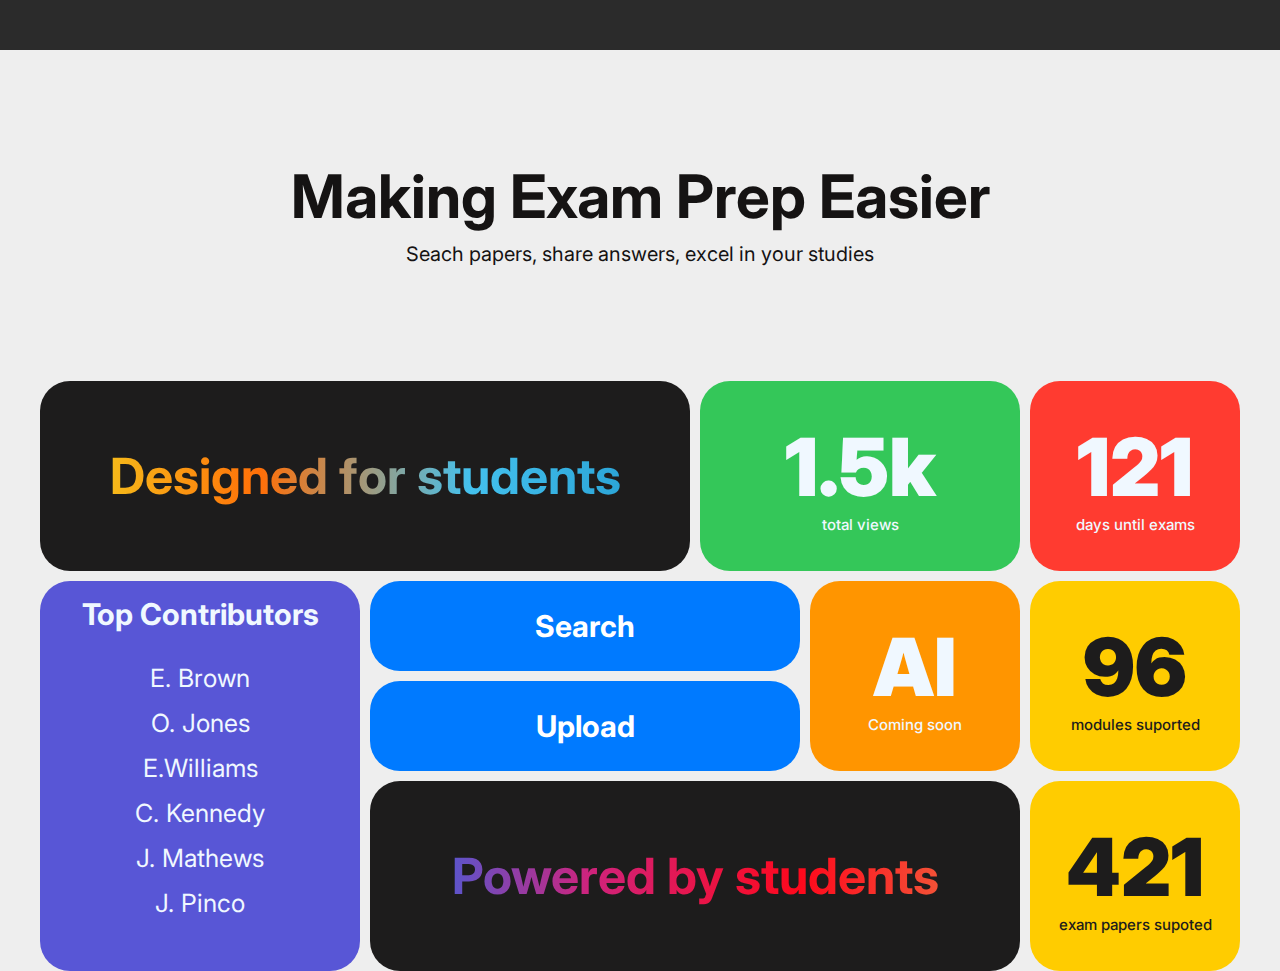
<file: BentoBox/index.html>
<!DOCTYPE html>
<html>
  <head>
    <meta charset="UTF-8" />
    <link rel="stylesheet" href="styles.css" />
    <link
      href="https://fonts.googleapis.com/css2?family=Inter:wght@100..900&family=Poppins:ital,wght@0,100;0,200;0,300;0,400;0,500;0,600;0,700;0,800;0,900;1,100;1,200;1,300;1,400;1,500;1,600;1,700;1,800;1,900&display=swap"
      rel="stylesheet"
    />
    <title>BentoBox</title>
  </head>
  <body>
    <div class="navbar">
      <a></a>
    </div>

    <div class="container">
      <div class="top-text">
        <p id="bold">Making Exam Prep Easier</p>
        <p>Seach papers, share answers, excel in your studies</p>
      </div>

      <div class="wrapper">
        <div class="grid1 grid">
          <span class="big-box-text">Designed for students</span>
        </div>

        <div class="grid2 grid">
          <span class="massive-box-text">1.5k</span>
          <span class="sub-box-text">total views</span>
        </div>

        <div class="grid3 grid">
          <span class="massive-box-text">121</span>
          <span class="sub-box-text">days until exams</span>
        </div>

        <div class="grid4 grid">
          <span class="medium-box-text">Top Contributors</span>
          <ol>
            <li>E. Brown</li>
            <li>O. Jones</li>
            <li>E.Williams</li>
            <li>C. Kennedy</li>
            <li>J. Mathews</li>
            <li>J. Pinco</li>
          </ol>
        </div>

        <div class="grid5 grid">
          <a href="#search" class="medium-box-text">Search</a>
        </div>

        <div class="grid6 grid">
          <a href="#upload" class="medium-box-text">Upload</a>
        </div>

        <div class="grid7 grid">
          <span class="massive-box-text">AI</span>
          <span class="sub-box-text">Coming soon</span>
        </div>

        <div class="grid8 grid">
          <span class="massive-box-text">96</span>
          <span class="sub-box-text">modules suported</span>
        </div>

        <div class="grid9 grid">
          <span class="big-box-text">Powered by students</span>
        </div>

        <div class="grid10 grid">
          <span class="massive-box-text">421</span>
          <span class="sub-box-text">exam papers supoted</span>
        </div>
      </div>
    </div>
  </body>
</html>
</file>
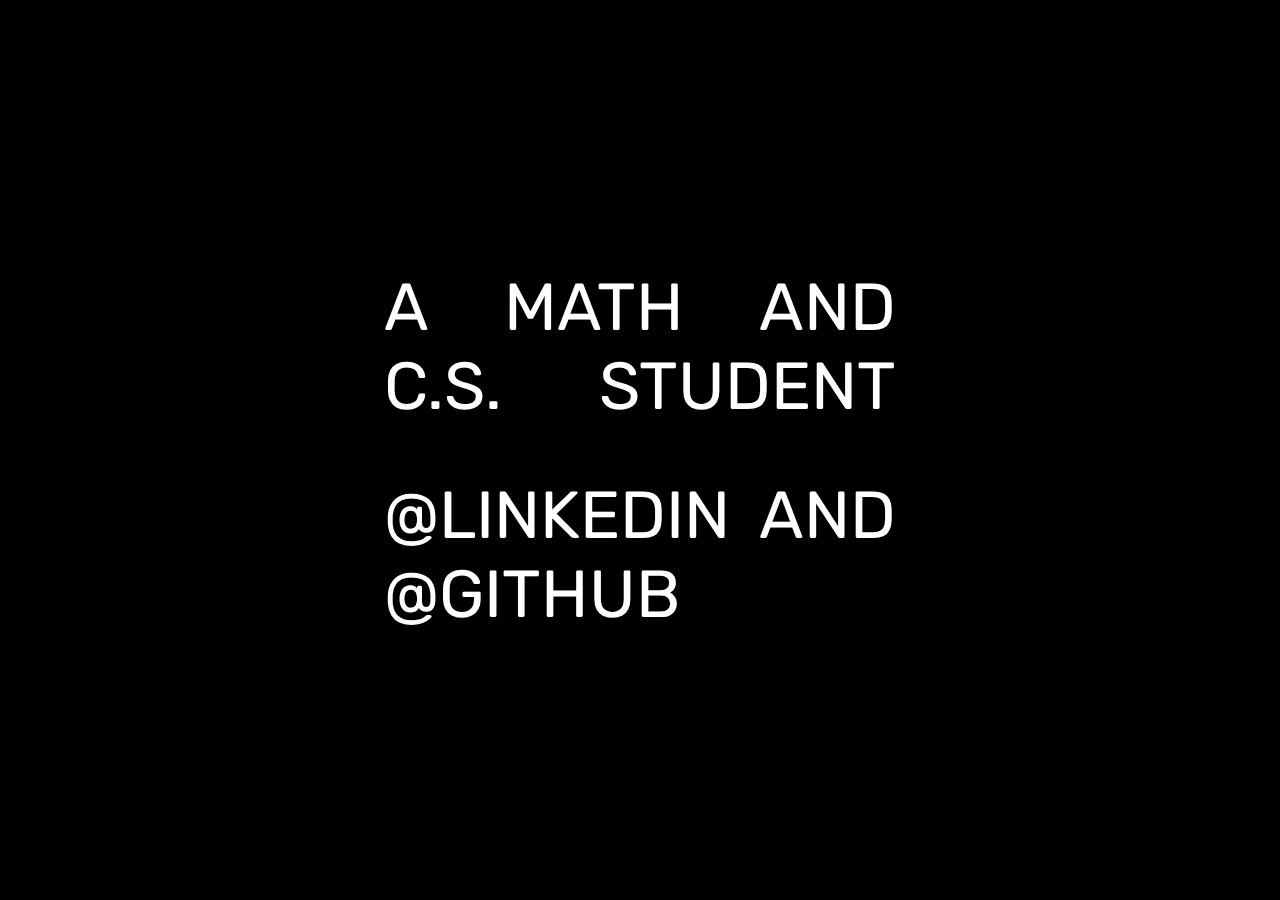
<file: ExplosiveHover/index.html>
<!DOCTYPE html>

<html>
  <head>
    <meta charset="utf-8" />
    <meta http-equiv="X-UA-Compatible" content="IE=edge" />
    <title>Portfolio</title>
    <meta name="description" content="" />
    <meta name="viewport" content="width=device-width, initial-scale=1" />
    <link
      href="https://fonts.googleapis.com/css2?family=Rubik:ital,wght@0,300..900;1,300..900&display=swap"
      rel="stylesheet"
    />
    <link rel="stylesheet" href="style.css" />
  </head>
  <body>
    <div class="text">
      <div class="line">
        <p class="word">A</p>
        <p id="math-id" class="word fancy" data-value="MATH">MATH</p>
        <p class="word">AND</p>
      </div>

      <div class="line">
        <p id="cs-id" class="word fancy" data-value="C.S.">C.S.</p>
        <p class="word">STUDENT</p>
      </div>

      <div class="line">
        <a
          id="linked-in-link"
          href="https://www.linkedin.com/in/robert-davidson-45108b2b6/"
          target="_blank"
          class="word fancy"
          >@LINKEDIN
        </a>
        <p id="shared-linked-in" class="word">AND</p>
      </div>
      <div class="line">
        <a
          id="github-link"
          href="https://github.com/RobertDavidson1"
          target="_blank"
          class="word fancy"
          >@GITHUB
        </a>
      </div>
    </div>
    <script src="script.js"></script>
  </body>
</html>
</file>
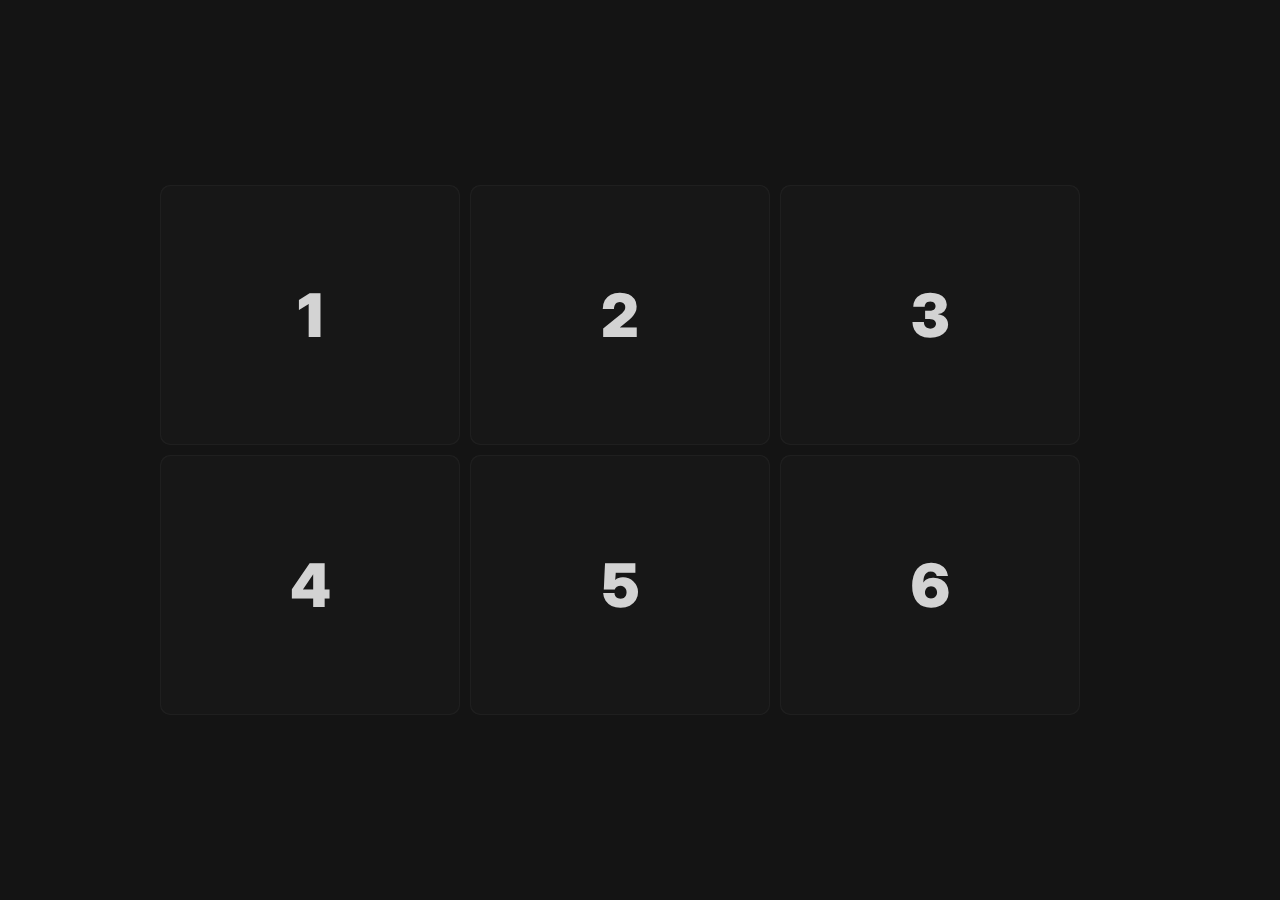
<file: HoverEffect/index.html>
<!DOCTYPE html>
<html>
  <head>
    <meta charset="utf-8" />
    <meta http-equiv="X-UA-Compatible" content="IE=edge" />
    <title>Cool Hoover Efect</title>
    <meta name="description" content="" />
    <meta name="viewport" content="width=device-width, initial-scale=1" />
    <link rel="stylesheet" href="styles.css" />
    <link
      href="https://fonts.googleapis.com/css2?family=Inter:wght@100..900&family=Poppins:ital,wght@0,100;0,200;0,300;0,400;0,500;0,600;0,700;0,800;0,900;1,100;1,200;1,300;1,400;1,500;1,600;1,700;1,800;1,900&display=swap"
      rel="stylesheet"
    />
  </head>
  <body>
    <div id="cards">
      <div class="card">
        <div class="card-border"></div>
        <div class="card-content">1</div>
      </div>
      <div class="card">
        <div class="card-border"></div>
        <div class="card-content">2</div>
      </div>
      <div class="card">
        <div class="card-border"></div>
        <div class="card-content">3</div>
      </div>
      <div class="card">
        <div class="card-border"></div>
        <div class="card-content">4</div>
      </div>
      <div class="card">
        <div class="card-border"></div>
        <div class="card-content">5</div>
      </div>
      <div class="card">
        <div class="card-border"></div>
        <div class="card-content">6</div>
      </div>
    </div>

    <script src="script.js" async defer></script>
  </body>
</html>
</file>
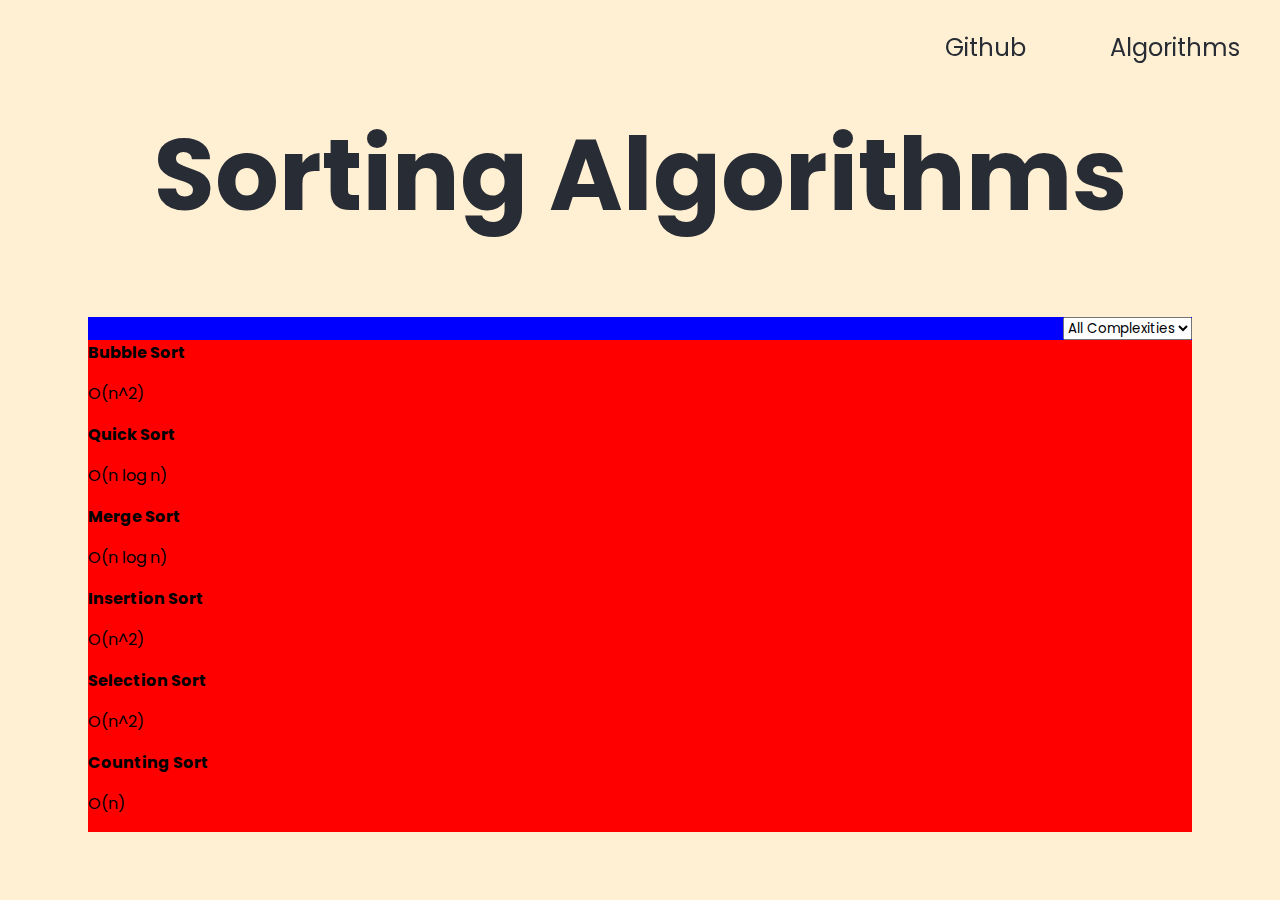
<file: Web Design/SortingAlgorithms/main.html>
<!DOCTYPE html>
<html lang="en">
  <head>
    <meta charset="UTF-8" />
    <meta name="viewport" content="width=device-width, initial-scale=1.0" />
    <title>Sorting Algorithms</title>
    <link
      rel="stylesheet"
      href="https://cdnjs.cloudflare.com/ajax/libs/font-awesome/5.15.3/css/all.min.css"
    />
    <link rel="stylesheet" href="styles.css" />
    <link rel="stylesheet" href="style.css" />
    <link rel="preconnect" href="https://fonts.googleapis.com" />
    <link rel="preconnect" href="https://fonts.gstatic.com" crossorigin />
    <link
      href="https://fonts.googleapis.com/css2?family=Inter:wght@100..900&family=Poppins:ital,wght@0,100;0,200;0,300;0,400;0,500;0,600;0,700;0,800;0,900;1,100;1,200;1,300;1,400;1,500;1,600;1,700;1,800;1,900&display=swap"
      rel="stylesheet"
    />
  </head>
  <body>
    <nav class="navbar">
      <div class="nav-links">
        <a href="https://github.com/" target="_blank">Github</a>
        <a href="#Algorithms">Algorithms</a>
      </div>
    </nav>
    <h1>Sorting Algorithms</h1>

    <div id="algorithm-container" class="algorithm-container">
      <div id="dropdown-container">
        <select id="complexity-filter" onchange="filterAlgorithms()">
          <option value="all">All Complexities</option>
          <option value="O(n^2)">O(n^2)</option>
          <option value="O(n log n)">O(n log n)</option>
          <option value="O(n)">O(n)</option>
          <!-- Add other complexities as needed -->
        </select>
      </div>
      <div id="centered-container">
        <!-- This is the new wrapper -->
        <div id="cards-container">
          <!-- cards go here -->
        </div>
      </div>
    </div>

    <script src="scripts.js"></script>
  </body>
</html>
</file>
<file: BentoBox/styles.css>
body {
  padding: 0;
  margin: 0;
  background-color: #eeeeee;
  color: aliceblue;
  text-align: center;
  font-family: "Inter", sans-serif;
}

.navbar {
  background-color: rgb(43, 43, 43);
  width: 100%;
  height: 50px;
}

.container {
  padding: 30px;
  margin: 0;
}

.top-text {
  color: #151313;
  margin: 20px;
  margin-top: 75px;
  margin-bottom: 100px;
  padding: 5px;
  font-size: 20px;
}

.top-text p {
  margin: 10px;
}

.top-text #bold {
  margin: 0px;
  font-size: 60px;
  font-weight: bold;
}

.wrapper {
  display: grid;
  margin: 0 auto;
  max-width: 1200px;
  max-height: 400px;
  grid-template-columns: repeat(11, 1fr);
  grid-template-rows: repeat(14, minmax(90px, auto));
  grid-gap: 10px;
}

.grid {
  border-radius: 30px;
  display: flex;
  flex-direction: column;
  justify-content: center;
  padding: 10px;
}

.bold-box-text,
.sub-box-text {
  display: block;
  width: 100%;
  text-align: center; /* Center the text within the span if it doesn't already fill the width */
}

.massive-box-text {
  font-weight: 900;
  font-size: 80px;
}

.big-box-text {
  font-weight: bolder;

  font-size: 50px; /* Adjust space between your span elements */
}

.medium-box-text {
  font-weight: bold;
  font-size: 30px;
  margin: 0px;
}

.sub-box-text {
  margin-top: 0px;
  font-size: 15px;
  font-weight: 500; /* Example to style sub-text, adjust as needed */
}

.grid1 {
  grid-column: 1/7;
  grid-row: 1/3;

  background-color: #1d1c1c;
}

.grid1 span {
  background: linear-gradient(to right, #f3d721, #ff6f08, #44c1ee, #239bcf);
  -webkit-text-fill-color: transparent;
  -webkit-background-clip: text;
}

.grid2 {
  grid-column: 7/10;
  grid-row: 1/3;

  background-color: #34c759;
}

.grid3 {
  grid-column: 10/12;
  grid-row: 1/3;

  background-color: #ff3b30;
}

.grid4 {
  grid-column: 1/4;
  grid-row: 3/7;
  justify-content: flex-start;

  padding-top: 15px;
  background-color: #5856d6;
}

.grid ol {
  list-style-type: none;
  padding: 0;
}

.grid4 li {
  margin: 15px;
  font-size: 25px;
}

.grid5 {
  grid-column: 4/8;
  grid-row: 3/4;
  text-decoration: none;
  background-color: #007aff;
}

.grid6 {
  grid-column: 4/8;
  grid-row: 4/5;

  background-color: #007aff;
}

.grid5 a,
.grid6 a {
  text-decoration: none;
  color: white;
}

.grid5:hover,
.grid6:hover {
  background-color: #1c68b8;
}

.grid7 {
  grid-column: 8/10;
  grid-row: 3/5;

  background-color: #ff9500;
}

.grid8 {
  grid-column: 10/12;
  grid-row: 3/5;

  color: #1d1c1c;
  background-color: #ffcc00;
}

.grid9 {
  grid-column: 4/10;
  grid-row: 5/7;

  background-color: #1d1c1c;
}

.grid9 span {
  background: linear-gradient(to right, #216ef3, #cf237c, #ff081c, #ee7744);
  -webkit-text-fill-color: transparent;
  -webkit-background-clip: text;
}

.grid10 {
  grid-column: 10/12;
  grid-row: 5/7;

  color: #1d1c1c;
  background-color: #ffcc00;
}
</file>
<file: ExplosiveHover/style.css>
body {
  background-color: black;
  font-family: "Rubik", monospace;
  margin: 0;
  padding: 0;
  color: white;
  
}

p {
    padding: 0;
    margin: 0;
    font-size: 5.2vw;
}

a {
    color: inherit;
    text-decoration: none;
    margin: 0;
    padding: 0;
    font-size: 5.2vw;
}

.word {
    display: inline-block;
    
    text-align: center; /* Optional, for aesthetic */
  }

.text {
  display: flex;
  flex-direction: column; /* Stack children vertically */
  justify-content: center; /* Center vertically */

  height: 41vh;
  width: 40vw;
  position: absolute;
  top: 50%;
  left: 50%;
  transform: translate(-50%, -50%);
}

.line {
  display: flex;
  justify-content: space-between;
}

.word {
    transition: opacity 300ms ease;
}


/* If a fancy word is being hovered */
/* Hide all the words that are not fancy and being hovered*/
.text:has(.fancy:hover) .word:not(.fancy:hover){
    opacity: 20%;
}


.fancy > .letter {
    display: inline-block;
    margin: 0;
    padding: 0;
    transition: transform 400ms ease;

}

.fancy:hover > .letter {
    transition-duration: 700ms;
}

.fancy:hover > .letter:nth-child(1) {
    transform: translate(-70%, -60%) rotate(-10deg)
}

.fancy:hover > .letter:nth-child(2) {
    transform: translate(-40%,20%) rotate(-20deg)
}

.fancy:hover > .letter:nth-child(3) {
    transform: translate(-40%, 0%) rotate(10deg)
}

.fancy:hover > .letter:nth-child(4) {
    transform: translate(10%, 30%) rotate(-30deg)
}


.fancy:hover > .letter:nth-child(5) {
    transform: translate(60%, -60%) rotate(20deg)
}

.fancy:hover > .letter:nth-child(6) {
    transform: translate(10%, 30%) rotate(30deg)
}

.fancy:hover > .letter:nth-child(7) {
    transform: translate(10%, -40%) rotate(-30deg)
}

.fancy:hover > .letter:nth-child(8) {
    transform: translate(10%, 90%) rotate(-10deg)
}

.fancy:hover > .letter:nth-child(9) {
    transform: translate(60%, 60%) rotate(10deg)
}

.fancy:hover > .letter:nth-child(10) {
    transform: translate(-60%, -40%) rotate(30deg)
}

.fancy:hover > .letter:nth-child(11) {
    transform: translate(-30%, -10%) rotate(30deg)
}

.fancy:hover > .letter:nth-child(12) {
    transform: translate(10%, 50%) rotate(-10deg)
}


#linked-in-link, #shared-linked-in {
    margin-top: 50px;
}
</file>
<file: HoverEffect/styles.css>
:root {
  --bg-color: rgb(20, 20, 20);
  --card-color: rgb(23, 23, 23);
}

body {
  align-items: center;
  justify-content: center;
  background-color: var(--bg-color);
  height: 100vh;
  margin: 0;
  padding: 0;
  overflow: hidden;
  display: flex;
  font-family: "Inter";
  font-weight: 900;
  font-size: 60px;
  color: rgb(211, 211, 211);
}

#cards {
  display: flex;
  flex-wrap: wrap;
  max-width: 960px;
  width: calc(100% -20px);
  gap: 10px;
}

#cards:hover > .card > .card-border {
  opacity: 1;
}

.card {
  background-color: rgba(255, 255, 255, 0.05);
  height: 260px;
  width: 300px;
  border-radius: 10px;
  position: relative;
  cursor: pointer;
}

.card:hover::before {
  opacity: 1;
}

.card > .card-border,
.card::before {
  border-radius: inherit;
  content: "";
  height: 100%;
  left: 0px;
  opacity: 0;
  transition: opacity 500ms;
  position: absolute;
  top: 0px;
  width: 100%;
  z-index: 2;
  
}

.card::before {
  background: radial-gradient(
    800px circle at var(--mouse-x) var(--mouse-y),
    rgba(255, 255, 255, 0.06),
    transparent 40%
  );


  z-index: 3;
}

.card > .card-border {
  background: radial-gradient(
    400px circle at var(--mouse-x) var(--mouse-y),
    rgba(255, 255, 255, 0.3),
    transparent 40%
  );
  z-index: 1;
}

.card-content {
  display: flex; /* Enables Flexbox */
  align-items: center; /* Centers content vertically */
  justify-content: center; /* Centers content horizontally */
  text-align: center; /* Ensures text is centered if it wraps */
  background-color: var(--card-color);
  height: calc(100% - 2px);
  width: calc(100% - 2px);
  border-radius: inherit;
  margin: 1px;
  z-index: 2;
  position: relative;
}
</file>
<file: Web Design/SortingAlgorithms/styles.css>
:root {
  --navy: rgb(40, 44, 52);
  --yellow: rgb(255, 240, 211);
  --dark_yellow: rgb(255, 187, 62);
}

* {
  font-family: Poppins;
}

#algorithm-container {
  background-color: red;
  margin-left: 80px;
  margin-right: 80px;
  display: flex;
  flex-wrap: wrap;
}

#dropdown-container {
  background-color: blue;
  width: 100%;
  display: flex;
  justify-content: flex-end; /* Align items to the start of the container, i.e., to the left */
  font-family: "Poppins", sans-serif;
}
</file>
<file: Web Design/SortingAlgorithms/style.css>
:root {
  --navy: rgb(40, 44, 52);
  --yellow: rgb(255, 240, 211);
  --dark_yellow: rgb(255, 187, 62);
}

* {
}

body {
  background-color: var(--yellow);
  overflow: hidden;
}

.navbar {
  width: 100%;
  display: flex;
  justify-content: flex-end;
  padding-right: 40px;
  padding-top: 30px;

  box-sizing: border-box;
  position: fixed;
  top: 0;
  left: 0;
  z-index: 1000;
}

.nav-links a {
  text-decoration: none;
  color: var(--navy); /* Change this color as needed */
  margin-left: 80px;
  font-size: 24px;
  font-family: "Poppins", sans-serif;
}

.nav-links a:hover {
  color: var(--dark_yellow);
}

.nav-links > .back-button {
  position: absolute;
  left: 0;
  top: 30px; /* Adjust as needed to align with other navbar items */
  padding: 5px 10px; /* Add padding for visual comfort */
  border-radius: 5px; /* Optional: adds rounded corners */
  background-color: var(--yellow);
}

h1 {
  text-align: center;
  color: var(--navy);
  margin-top: 100px;
  font-size: 100px;
  font-family: "Poppins";
}

.code-page {
  text-align: center;
  color: var(--navy);
  font-size: 62px;
  font-family: "Poppins";
}

.array-background {
  background-color: red;
  position: absolute;
  height: 300px;
  width: 1400px;
  z-index: -1;
}

.number-container {
  display: flex;
  justify-content: center;
  margin: 20px;
  padding-right: 20px; /* Add some padding to the right to prevent clipping */
  box-sizing: border-box; /* Ensure the padding is included in the width */
  overflow-x: auto; /* Allows scrolling if the content is too wide */
}

.number-box {
  background-color: var(--navy);
  color: white;
  width: 125px; /* Sets the width of the box */
  aspect-ratio: 1 / 1; /* Ensures the width and height are always equal, maintaining a square */
  margin: 5px;
  padding: 20px;
  display: flex;
  justify-content: center;
  align-items: center;
  font-size: 48px;
  border-radius: 7px;
  font-family: "Inter";
}

.button-container {
  display: flex;
  justify-content: center;
  margin-top: 20px;
  padding-top: 100px;
}

.run-button,
.code-button {
  background-color: var(--dark_yellow);
  border: none;
  padding: 10px 20px;
  margin: 5px;
  border-radius: 5px;
  cursor: pointer;
  font-family: "Poppins";
  font-weight: 500;
  font-size: 30px;
  width: 175px;
  height: 75px;
}

.run-button:hover,
.code-button:hover {
  background-color: #ffbf00;
}

pre {
  margin: 0;
  overflow-y: auto;
  white-space: pre-wrap; /* Ensures that the text respects container boundaries */
  word-wrap: break-word;
  border-radius: 5px; /* Adjust this value to your preference */
  background: #282c34; /* Background color of Atom One Dark theme */
}

pre > code {
  font-size: 13px;
  font-family: "Sans Mono", "Consolas", "Courier", monospace;
}

.tab {
  display: flex; /* Use flexbox to align tabs */
  background-color: #282c34;
  border-radius: 10px 10px 0 0;
  align-content: flex-start;
}

.tab button {
  background-color: inherit; /* Inherit the background from .tab */
  border: none;
  color: wheat;
  font-family: "Poppins";
  outline: none;
  cursor: pointer;
  padding: 14px 16px;
  margin: 0;

  border-bottom: 2px solid transparent; /* Visual cue for the active tab */
  transition: background-color 0.3s;
}

.tab-content-container {
  width: 80%; /* Set the width to match the .tabcontent width */
  max-width: 800px; /* Match the max-width as well */
  margin: 0 auto; /* Center the container */
  height: 800px;
}

.tabcontent {
  display: none;

  height: 70%;
  width: 100%; /* This will make .tabcontent fill its container */
  padding: 1em;
  background-color: #282c34;
  border-radius: 0 0 10px 10px;
  box-sizing: border-box;
  overflow-y: auto; /* Enable vertical scrolling */
}

.tab button:nth-child(1) {
  border-radius: 10px 0px 0px 0px;
}

.tab button:nth-child(2) {
  border-left: 1px solid #4a505a60;
}

.tab button.active {
  border-bottom: 2px solid var(--dark_yellow); /* Color for the active tab indicator */
  background-color: #22252d;
}

.tab-content-container {
  background-color: var(
    --yellow
  ); /* Change this to your desired background color */
  height: 500px;
}

.code-content-container {
  display: none;
  position: fixed;
  top: 50%;
  left: 50%;
  transform: translate(-50%, -50%);
  z-index: 1000;
  background-color: var(--yellow);
  padding: 20px;
  border-radius: 10px;
  box-shadow: 0 0 10px rgba(0, 0, 0, 0.3);
  width: 800px;
  height: 450px;
  border: 5px solid var(--navy);

  overflow: hidden;
}

.code-iframe {
  width: 100%;
  height: 100%;
  overflow: hidden;
}
</file>
